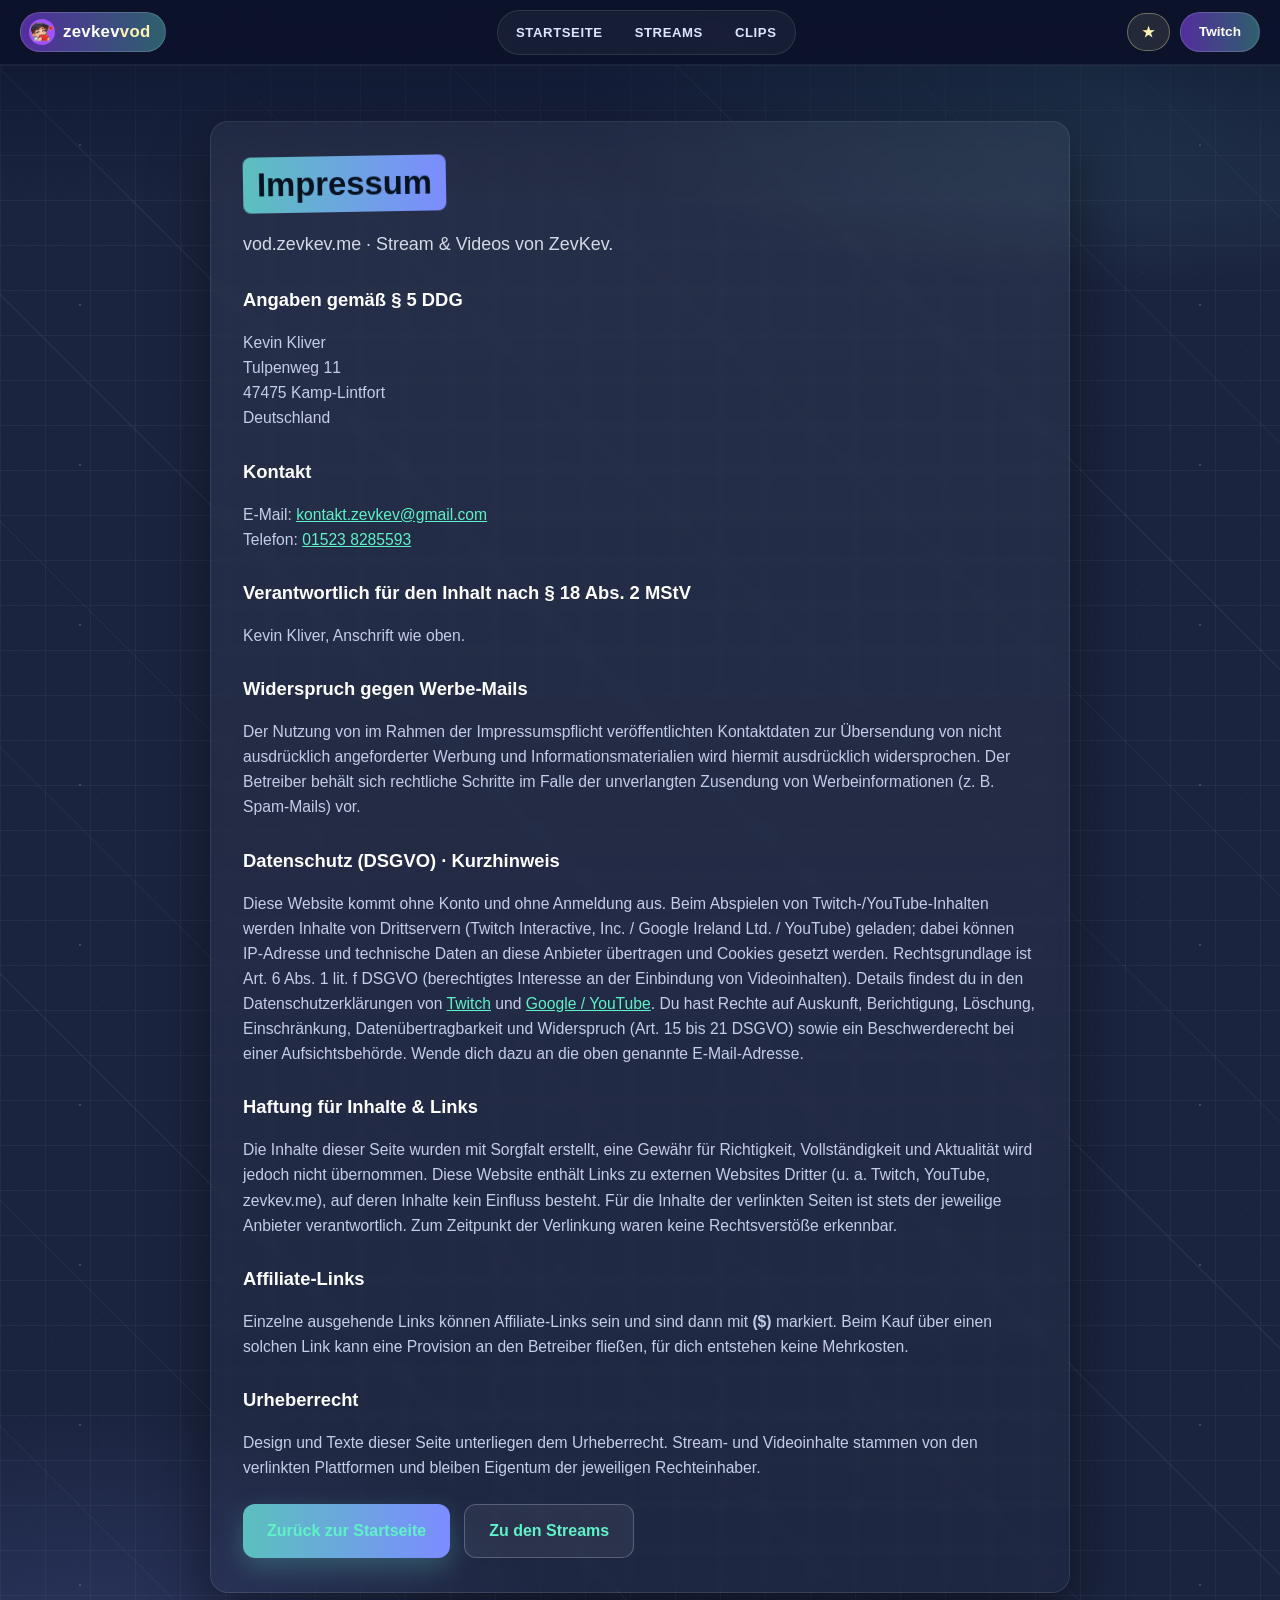
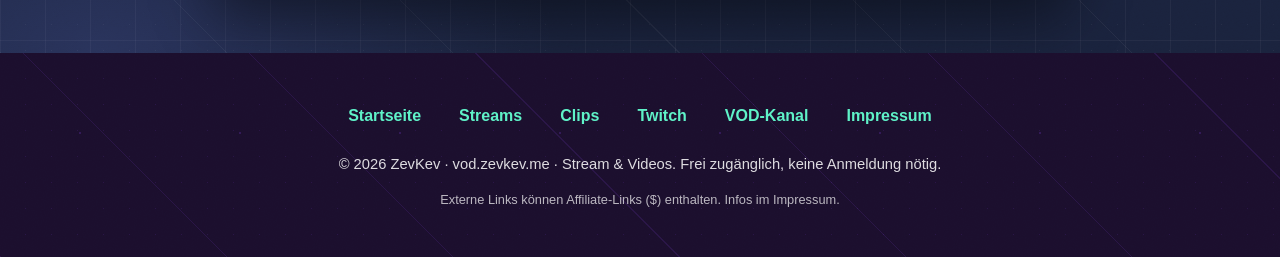
<file: impressum.html>
<!DOCTYPE html>
<html lang="de">
<head>
  <meta charset="UTF-8">
  <meta name="viewport" content="width=device-width, initial-scale=1.0">
  <title>Impressum | vod.zevkev.me</title>
  <meta name="description" content="Impressum von vod.zevkev.me: Angaben gemäß § 5 DDG, Kontakt, Widerspruch Werbe-Mails, Datenschutz (DSGVO), Haftung & Affiliate-Hinweis.">
  <link rel="canonical" href="https://vod.zevkev.me/impressum.html">
  <meta name="robots" content="index, follow">
  <meta name="theme-color" content="#0B132B">
  <meta property="og:locale" content="de_DE">
  <link rel="icon" type="image/png" href="favicon.png">
  <link rel="apple-touch-icon" href="assets/img/apple-touch-icon.png">
  <meta property="og:type" content="website">
  <meta property="og:site_name" content="ZEVKEV VOD">
  <meta property="og:title" content="Impressum | vod.zevkev.me">
  <meta property="og:description" content="Rechtliches: DDG-Angaben, Kontakt, DSGVO, Haftung, Affiliate-Links.">
  <meta property="og:url" content="https://vod.zevkev.me/impressum.html">
  <meta property="og:image" content="https://vod.zevkev.me/assets/img/og-cover.png">
  <meta property="og:image:width" content="1200">
  <meta property="og:image:height" content="630">
  <meta name="twitter:card" content="summary_large_image">
  <meta name="twitter:title" content="Impressum | vod.zevkev.me">
  <meta name="twitter:description" content="Rechtliches: DDG-Angaben, Kontakt, DSGVO, Haftung, Affiliate-Links.">
  <meta name="twitter:image" content="https://vod.zevkev.me/assets/img/og-cover.png">
  <link rel="stylesheet" href="assets/css/tokens.css">
  <link rel="stylesheet" href="assets/css/base.css">
  <link rel="stylesheet" href="assets/css/components/header.css">
  <link rel="stylesheet" href="assets/css/components/footer.css">
  <link rel="stylesheet" href="assets/css/pages/legal.css">
</head>
<body>
  <div data-include="components/header.html"></div>
  <main>
    <section class="zv-zone zv-zone--vod" aria-label="Impressum">
      <div class="zv-wrap">
        <div class="zv-legal zv-paper zv-reveal">
          <h2><span class="hl">Impressum</span></h2>
          <p class="sub">vod.zevkev.me · Stream &amp; Videos von ZevKev.</p>

          <h3>Angaben gemäß § 5 DDG</h3>
          <p>Kevin Kliver<br>Tulpenweg 11<br>47475 Kamp-Lintfort<br>Deutschland</p>

          <h3>Kontakt</h3>
          <p>E-Mail: <a href="mailto:kontakt.zevkev@gmail.com">kontakt.zevkev@gmail.com</a><br>Telefon: <a href="tel:+4915238285593">01523 8285593</a></p>

          <h3>Verantwortlich für den Inhalt nach § 18 Abs. 2 MStV</h3>
          <p>Kevin Kliver, Anschrift wie oben.</p>

          <h3>Widerspruch gegen Werbe-Mails</h3>
          <p>Der Nutzung von im Rahmen der Impressumspflicht veröffentlichten Kontaktdaten zur Übersendung von nicht ausdrücklich angeforderter Werbung und Informationsmaterialien wird hiermit ausdrücklich widersprochen. Der Betreiber behält sich rechtliche Schritte im Falle der unverlangten Zusendung von Werbeinformationen (z.&nbsp;B. Spam-Mails) vor.</p>

          <h3>Datenschutz (DSGVO) · Kurzhinweis</h3>
          <p>Diese Website kommt ohne Konto und ohne Anmeldung aus. Beim Abspielen von Twitch-/YouTube-Inhalten werden Inhalte von Drittservern (Twitch Interactive, Inc. / Google Ireland Ltd. / YouTube) geladen; dabei können IP-Adresse und technische Daten an diese Anbieter übertragen und Cookies gesetzt werden. Rechtsgrundlage ist Art. 6 Abs. 1 lit. f DSGVO (berechtigtes Interesse an der Einbindung von Videoinhalten). Details findest du in den Datenschutzerklärungen von <a href="https://www.twitch.tv/p/legal/privacy-notice/" target="_blank" rel="noopener">Twitch</a> und <a href="https://policies.google.com/privacy" target="_blank" rel="noopener">Google / YouTube</a>. Du hast Rechte auf Auskunft, Berichtigung, Löschung, Einschränkung, Datenübertragbarkeit und Widerspruch (Art. 15 bis 21 DSGVO) sowie ein Beschwerderecht bei einer Aufsichtsbehörde. Wende dich dazu an die oben genannte E-Mail-Adresse.</p>

          <h3>Haftung für Inhalte &amp; Links</h3>
          <p>Die Inhalte dieser Seite wurden mit Sorgfalt erstellt, eine Gewähr für Richtigkeit, Vollständigkeit und Aktualität wird jedoch nicht übernommen. Diese Website enthält Links zu externen Websites Dritter (u.&nbsp;a. Twitch, YouTube, zevkev.me), auf deren Inhalte kein Einfluss besteht. Für die Inhalte der verlinkten Seiten ist stets der jeweilige Anbieter verantwortlich. Zum Zeitpunkt der Verlinkung waren keine Rechtsverstöße erkennbar.</p>

          <h3>Affiliate-Links</h3>
          <p>Einzelne ausgehende Links können Affiliate-Links sein und sind dann mit <strong>($)</strong> markiert. Beim Kauf über einen solchen Link kann eine Provision an den Betreiber fließen, für dich entstehen keine Mehrkosten.</p>

          <h3>Urheberrecht</h3>
          <p>Design und Texte dieser Seite unterliegen dem Urheberrecht. Stream- und Videoinhalte stammen von den verlinkten Plattformen und bleiben Eigentum der jeweiligen Rechteinhaber.</p>

          <div class="zv-row">
            <a class="zv-btn zv-btn-main" href="index.html">Zurück zur Startseite</a>
            <a class="zv-btn zv-btn-ghost" href="index.html#streams">Zu den Streams</a>
          </div>
        </div>
      </div>
    </section>
  </main>
  <div data-include="components/footer.html"></div>
  <script src="assets/js/config.js"></script>
  <script src="assets/js/include.js"></script>
  <script src="assets/js/reveal.js"></script>
</body>
</html>
</file>
<file: assets/css/tokens.css>
/* ============================================================
   vod.zevkev.me — Design Tokens
   Modul: assets/css/tokens.css
   Palette: Dark Blue Theme (#0B132B / #1C2541 / #3A506B)
   Texturen inspiriert von ZevWall (Grid + Dots + Noise)
   ============================================================ */
:root {
  /* Basis-Palette (Vorgabe) */
  --zv-deep: #0b132b;
  --zv-navy: #1c2541;
  --zv-steel: #3a506b;
  --zv-steel-soft: #5c7a9e;

  /* ZevWall-Zonen (angeglichen) */
  --zv-zone-live: #0b132b;
  --zv-zone-vod: #1c2541;
  --zv-zone-extra: #171a33;
  --zv-zone-twitch: #1d1030;

  /* Akzente */
  --zv-accent: #5bc0be;
  --zv-mint: #5ff2c8;
  --zv-purple: #9146ff;
  --zv-purple-d: #4c1d95;
  --zv-highlight: #fdf2b3;
  --zv-live: #eb0400;

  /* Paper-Cards (ZevWall) */
  --zv-paper: #fcfbf5;
  --zv-ink: #1a1a1a;
  --zv-link: #0f4c81;

  /* Layout */
  --zv-max: 1100px;
  --zv-radius: 3px;
  --zv-shadow: 4px 8px 20px rgba(0, 0, 0, 0.35);
  --zv-font: 'Futura', 'Trebuchet MS', Arial, sans-serif;

  /* Zonen-Muster (ZevWall-Prinzip) */
  --zv-grid-white: repeating-linear-gradient(45deg, rgba(255, 255, 255, 0.05) 0, rgba(255, 255, 255, 0.05) 1px, transparent 1px, transparent 160px), repeating-linear-gradient(-45deg, rgba(255, 255, 255, 0.05) 0, rgba(255, 255, 255, 0.05) 1px, transparent 1px, transparent 160px);
  --zv-dots-white: radial-gradient(rgba(255, 255, 255, 0.17) 1.4px, transparent 1.5px);
  --zv-noise: url("data:image/svg+xml,%3Csvg xmlns='http://www.w3.org/2000/svg' width='160' height='160'%3E%3Cfilter id='n'%3E%3CfeTurbulence type='fractalNoise' baseFrequency='0.9' numOctaves='2' stitchTiles='stitch'/%3E%3CfeColorMatrix type='matrix' values='0 0 0 0 0 0 0 0 0 0 0 0 0 0 0 0 0 0 0.07 0'/%3E%3C/filter%3E%3Crect width='160' height='160' filter='url(%23n)'/%3E%3C/svg%3E");
  --zv-grid-purple: repeating-linear-gradient(45deg, rgba(145, 70, 255, 0.12) 0, rgba(145, 70, 255, 0.12) 1px, transparent 1px, transparent 160px), repeating-linear-gradient(-45deg, rgba(145, 70, 255, 0.12) 0, rgba(145, 70, 255, 0.12) 1px, transparent 1px, transparent 160px);
  --zv-dots-purple: radial-gradient(rgba(145, 70, 255, 0.2) 1.4px, transparent 1.5px);
}
</file>
<file: assets/css/base.css>
/* ============================================================
   vod.zevkev.me — Base (Modern Dark, Gronkh-inspiriert)
   Modul: assets/css/base.css
   ============================================================ */
* { box-sizing: border-box; }

html {
  background: var(--zv-deep) !important;
  scroll-behavior: smooth;
}

body {
  margin: 0;
  font-family: var(--zv-font);
  color: #eef2ff;
  background-color: var(--zv-deep);
  background-image:
    linear-gradient(rgba(255, 255, 255, 0.045) 1px, transparent 1px),
    linear-gradient(90deg, rgba(255, 255, 255, 0.045) 1px, transparent 1px),
    var(--zv-grid-white), var(--zv-dots-white), var(--zv-noise);
  background-size: 45px 45px, 45px 45px, auto, 26px 26px, 160px 160px;
  background-attachment: fixed;
  min-height: 100vh;
  line-height: 1.6;
  -webkit-font-smoothing: antialiased;
}

img { max-width: 100%; }
a { color: var(--zv-mint); }

main { display: block; }

/* Zonen — ruhiger Verlauf, moderner Dark-Look mit Ambient-Glows */
.zv-zone { width: 100%; padding: 56px 20px 60px; margin: 0; display: block; position: relative; overflow: hidden; }
.zv-zone::before {
  content: ""; position: absolute; inset: 0; pointer-events: none;
}
.zv-zone--live {
  background-color: var(--zv-zone-live);
  background-image:
    linear-gradient(rgba(255, 255, 255, 0.045) 1px, transparent 1px),
    linear-gradient(90deg, rgba(255, 255, 255, 0.045) 1px, transparent 1px),
    var(--zv-grid-white), var(--zv-dots-white), var(--zv-noise);
  background-size: 45px 45px, 45px 45px, auto, 26px 26px, 160px 160px;
}
.zv-zone--live::before {
  background:
    radial-gradient(900px 420px at 12% -60px, rgba(145, 70, 255, 0.32), transparent 65%),
    radial-gradient(760px 380px at 88% 10%, rgba(91, 192, 190, 0.24), transparent 65%);
}
.zv-zone--vod {
  background-color: var(--zv-zone-vod);
  background-image:
    linear-gradient(rgba(255, 255, 255, 0.045) 1px, transparent 1px),
    linear-gradient(90deg, rgba(255, 255, 255, 0.045) 1px, transparent 1px),
    var(--zv-grid-white), var(--zv-dots-white), var(--zv-noise);
  background-size: 45px 45px, 45px 45px, auto, 26px 26px, 160px 160px;
  border-top: 0;
  box-shadow: inset 0 1px 0 rgba(255, 255, 255, 0.06);
}
.zv-zone--vod::before {
  background:
    linear-gradient(180deg, rgba(11, 19, 43, 0.55), transparent 140px),
    radial-gradient(800px 340px at 85% 0%, rgba(91, 192, 190, 0.18), transparent 65%),
    radial-gradient(700px 380px at 8% 100%, rgba(124, 140, 255, 0.16), transparent 65%);
}
.zv-zone--extra {
  background-color: var(--zv-zone-extra);
  background-image:
    linear-gradient(rgba(255, 255, 255, 0.045) 1px, transparent 1px),
    linear-gradient(90deg, rgba(255, 255, 255, 0.045) 1px, transparent 1px),
    var(--zv-grid-white), var(--zv-dots-white), var(--zv-noise);
  background-size: 45px 45px, 45px 45px, auto, 26px 26px, 160px 160px;
  border-top: 0;
  box-shadow: inset 0 1px 0 rgba(255, 255, 255, 0.06);
}
.zv-zone--extra::before {
  background:
    linear-gradient(180deg, rgba(28, 37, 65, 0.55), transparent 140px),
    radial-gradient(760px 340px at 50% 0%, rgba(145, 70, 255, 0.16), transparent 65%);
}
.zv-zone--twitch {
  background-color: var(--zv-zone-twitch);
  background-image:
    linear-gradient(rgba(145, 70, 255, 0.05) 1px, transparent 1px),
    linear-gradient(90deg, rgba(145, 70, 255, 0.05) 1px, transparent 1px),
    var(--zv-grid-purple), var(--zv-dots-purple), var(--zv-noise);
  background-size: 45px 45px, 45px 45px, auto, 26px 26px, 160px 160px;
  border-top: 0;
  box-shadow: inset 0 1px 0 rgba(255, 255, 255, 0.06);
}
.zv-zone--twitch::before {
  background:
    linear-gradient(180deg, rgba(23, 26, 51, 0.55), transparent 140px),
    radial-gradient(820px 360px at 50% -40px, rgba(145, 70, 255, 0.3), transparent 65%);
}
.zv-wrap { position: relative; z-index: 1; width: 100%; max-width: var(--zv-max); margin: 0 auto; display: flex; flex-direction: column; align-items: center; }

/* Moderne Dark-Card (ersetzt Paper-Look) */
.zv-paper {
  position: relative;
  background: linear-gradient(180deg, rgba(255, 255, 255, 0.05), rgba(255, 255, 255, 0.015)) !important;
  border: 1px solid rgba(255, 255, 255, 0.09);
  border-radius: 18px;
  box-shadow: 0 24px 60px rgba(0, 0, 0, 0.45);
  backdrop-filter: blur(6px);
  color: #eef2ff;
}
.zv-paper::before { content: none !important; }
.zv-paper h1, .zv-paper h2, .zv-paper p { color: #eef2ff !important; text-align: left; }
.zv-paper h1 { font-size: clamp(1.9rem, 5.5vw, 2.7rem); margin: 0; letter-spacing: 0.5px; }
.zv-paper h2 { font-size: clamp(1.55rem, 4.5vw, 2.05rem); margin: 0; }
.zv-paper h1 .hl, .zv-paper h2 .hl {
  background: linear-gradient(90deg, var(--zv-accent), #7c8cff);
  color: #06121f !important; padding: 2px 14px; display: inline-block;
  transform: rotate(-1deg); border-radius: 8px;
}
.zv-zone--twitch .zv-paper h2 .hl { background: var(--zv-purple); color: #fff !important; }
.zv-paper .sub { font-size: clamp(1rem, 2.6vw, 1.12rem); line-height: 1.6; opacity: 0.88; }
.zv-paper .sub a { color: var(--zv-mint) !important; font-weight: bold; }

/* Buttons — modern, rounded */
.zv-btn {
  display: inline-flex; align-items: center; justify-content: center; gap: 10px;
  padding: 13px 24px; font-weight: bold; font-size: 1rem; text-decoration: none;
  min-height: 50px; box-sizing: border-box; font-family: inherit; cursor: pointer;
  border-radius: 12px;
  transition: transform 0.2s ease, box-shadow 0.2s ease, background 0.2s ease;
  border: 1px solid transparent;
}
.zv-btn:hover { transform: translateY(-2px); }
.zv-btn:active { transform: translateY(0); }
.zv-btn:focus-visible { outline: 3px solid var(--zv-mint); outline-offset: 2px; }
.zv-btn svg { width: 22px; height: 22px; flex-shrink: 0; }
.zv-btn-main { background: linear-gradient(90deg, var(--zv-accent), #7c8cff); color: #06121f !important; box-shadow: 0 10px 26px rgba(91, 192, 190, 0.3); border: none; }
.zv-btn-twitch { background: var(--zv-purple); color: #fff !important; box-shadow: 0 10px 26px rgba(145, 70, 255, 0.4); border: none; }
.zv-btn-ghost { background: rgba(255, 255, 255, 0.06); color: #fff !important; border: 1px solid rgba(255, 255, 255, 0.22); }
.zv-btn-ghost:hover { background: rgba(255, 255, 255, 0.12); }
.zv-btn-sm { padding: 9px 16px; min-height: 42px; font-size: 0.9rem; border-radius: 10px; }
.zv-row { display: flex; flex-wrap: wrap; gap: 14px; margin-top: 24px; }

/* Reveal on Scroll */
.zv-js .zv-reveal { opacity: 0; transform: translateY(26px); transition: opacity 0.6s ease, transform 0.6s ease; }
.zv-js .zv-reveal.zv-on { opacity: 1; transform: translateY(0); }

/* Panel + Section-Heads (geteilt: Start + Hub) */
.zv-panel {
  width: 100%; max-width: 1240px;
  background: rgba(20, 24, 48, 0.72);
  border: 1px solid rgba(255, 255, 255, 0.07);
  border-radius: 22px;
  padding: 26px 26px 24px;
  box-shadow: 0 24px 60px rgba(0, 0, 0, 0.4);
}
.zv-panel .zv-grid { max-width: none; }
.zv-panel .zv-toolbar { justify-content: flex-start; margin-top: 16px; }
.zv-section-head { width: 100%; text-align: left; margin: 0; }
.zv-section-title {
  color: #fff !important; font-size: clamp(1.4rem, 4vw, 1.8rem); font-weight: 800;
  margin: 0; padding-bottom: 10px; position: relative;
}
.zv-section-title::after {
  content: ""; position: absolute; left: 0; bottom: 0; height: 4px; width: min(46%, 340px);
  border-radius: 2px; background: linear-gradient(90deg, #fdf2b3, rgba(253, 242, 179, 0));
}
.zv-section-sub { color: #c6cde6 !important; margin: 10px 0 0; max-width: 760px; font-size: 0.95rem; }
.zv-section-sub a { color: var(--zv-mint) !important; font-weight: 700; }

/* Hinweis-Pille */
.zv-hint {
  display: inline-block; color: #fff !important; background: rgba(0, 0, 0, 0.32);
  border: 1px solid rgba(255, 255, 255, 0.16); border-radius: 999px;
  padding: 8px 18px; font-size: 0.92rem; margin: 20px 0 0; text-align: center;
}
.zv-hint a { color: var(--zv-mint) !important; font-weight: bold; }

/* Dunkles Scrapbook (Shop-Stil): Tape + Rough-Kanten */
.zv-tape {
  position: absolute; width: 112px; height: 32px; z-index: 3;
  background: linear-gradient(180deg, rgba(253, 242, 179, 0.85), rgba(230, 220, 170, 0.55));
  top: 14px; left: 34px; transform: rotate(-8deg);
  box-shadow: 1px 2px 4px rgba(0, 0, 0, 0.3);
  border-left: 1px dashed rgba(0, 0, 0, 0.2);
  border-right: 1px dashed rgba(0, 0, 0, 0.2);
}
.zv-rip { filter: url(#zv-rough-edge); }

.sr-only { position: absolute; width: 1px; height: 1px; padding: 0; margin: -1px; overflow: hidden; clip: rect(0, 0, 0, 0); white-space: nowrap; border: 0; }

@media (max-width: 640px) {
  .zv-zone { padding: 36px 14px 46px; }
  .zv-row { justify-content: stretch; }
  .zv-btn { width: 100%; }
}

@media (prefers-reduced-motion: reduce) {
  html { scroll-behavior: auto; }
  .zv-js .zv-reveal { transition: none; opacity: 1; transform: none; }
}
</file>
<file: assets/css/components/header.css>
/* Modul: assets/css/components/header.css — Pill-Nav im Gronkh-Stil */
.zv-header {
  position: sticky; top: 0; z-index: 50;
  background: rgba(11, 19, 43, 0.82);
  backdrop-filter: blur(12px);
  -webkit-backdrop-filter: blur(12px);
  border-bottom: 1px solid rgba(255, 255, 255, 0.07);
}
.zv-header__inner {
  max-width: 1280px; margin: 0 auto; padding: 8px 20px;
  display: flex; align-items: center; gap: 10px;
  min-height: 64px; box-sizing: border-box;
}
/* Logo-Pille links */
.zv-logo {
  display: inline-flex; align-items: center; gap: 8px; text-decoration: none; flex-shrink: 0;
  color: #fff !important; font-weight: 800; font-size: 1.05rem; letter-spacing: 0.3px;
  background: linear-gradient(90deg, rgba(145, 70, 255, 0.55), rgba(91, 192, 190, 0.45));
  border: 1px solid rgba(255, 255, 255, 0.16);
  padding: 6px 14px 6px 8px; border-radius: 999px;
  min-height: 40px; box-sizing: border-box;
}
.zv-logo img { width: 26px; height: 26px; border-radius: 50%; background: #fff; }
.zv-logo strong { color: #fdf2b3; }
/* Pill-Nav Mitte */
.zv-pills {
  margin: 0 auto; display: flex; gap: 4px; flex-wrap: wrap; justify-content: center;
  background: rgba(255, 255, 255, 0.05);
  border: 1px solid rgba(255, 255, 255, 0.1);
  border-radius: 999px; padding: 4px;
  min-width: 0; max-width: 100%;
}
.zv-pills a {
  color: #dfe6ff !important; text-decoration: none; font-size: 0.82rem; font-weight: 800;
  text-transform: uppercase; letter-spacing: 0.6px; white-space: nowrap;
  padding: 7px 14px; border-radius: 999px; min-height: 34px; box-sizing: border-box;
  display: inline-flex; align-items: center;
  transition: background 0.2s ease, transform 0.2s cubic-bezier(0.175, 0.885, 0.32, 1.275);
}
.zv-pills a:hover { background: rgba(255, 255, 255, 0.1); }
.zv-pills a[aria-current="page"] { background: #fdf2b3; color: #1a1a1a !important; }
/* Watchlist-Button */
.zv-watchbtn {
  display: inline-flex; align-items: center; gap: 6px; cursor: pointer; flex-shrink: 0;
  font-family: inherit; font-weight: 800; font-size: 0.9rem; color: #fdf2b3 !important;
  background: rgba(253, 242, 179, 0.1); border: 1px solid rgba(253, 242, 179, 0.35);
  padding: 7px 14px; border-radius: 999px; min-height: 38px; box-sizing: border-box;
  transition: background 0.2s ease, transform 0.2s cubic-bezier(0.175, 0.885, 0.32, 1.275);
}
.zv-watchbtn:hover { background: rgba(253, 242, 179, 0.2); transform: translateY(-1px); }
.zv-watchbtn span { font-size: 0.75rem; background: #fdf2b3; color: #1a1a1a; border-radius: 999px; padding: 1px 9px; font-weight: 800; }
/* Action-Button rechts */
.zv-login {
  display: inline-flex; align-items: center; text-decoration: none; flex-shrink: 0;
  font-weight: 800; font-size: 0.85rem; color: #fff !important;
  background: linear-gradient(90deg, rgba(145, 70, 255, 0.55), rgba(91, 192, 190, 0.45));
  border: 1px solid rgba(255, 255, 255, 0.16);
  padding: 8px 18px; border-radius: 999px; min-height: 38px; box-sizing: border-box;
  transition: transform 0.2s cubic-bezier(0.175, 0.885, 0.32, 1.275);
}
.zv-login:hover { transform: translateY(-1px); }
/* Mobile: Pills scrollbar einzeilig */
@media (max-width: 860px) {
  .zv-header__inner { padding: 8px 12px; gap: 8px; }
  .zv-pills {
    flex: 1; min-width: 0;
    flex-wrap: nowrap; justify-content: flex-start;
    overflow-x: auto; scrollbar-width: none;
  }
  .zv-pills::-webkit-scrollbar { display: none; }
  .zv-pills a { flex: 0 0 auto; }
  .zv-login { padding: 8px 14px; }
}
</file>
<file: assets/css/components/footer.css>
/* Modul: assets/css/components/footer.css */
.zv-footer {
  background-color: #1d1030 !important;
  background-image: var(--zv-grid-purple), var(--zv-dots-purple), var(--zv-noise) !important;
  background-size: auto, 26px 26px, 160px 160px !important;
  padding: 40px 20px 46px; color: #fff;
}
.zv-footer__inner { max-width: var(--zv-max); margin: 0 auto; display: flex; flex-direction: column; gap: 14px; align-items: center; text-align: center; }
.zv-footer nav { display: flex; gap: 10px; flex-wrap: wrap; justify-content: center; }
.zv-footer nav a { color: var(--zv-mint) !important; font-weight: bold; text-decoration: none; padding: 10px 14px; min-height: 44px; display: inline-flex; align-items: center; }
.zv-footer nav a:hover { text-decoration: underline; }
.zv-footer p { margin: 0; opacity: 0.85; font-size: 0.92rem; }
.zv-footer .aff { font-size: 0.8rem; opacity: 0.7; }
</file>
<file: assets/css/pages/legal.css>
/* Modul: assets/css/pages/legal.css — Dark Legal-Card + 404 */
.zv-legal { width: 100%; max-width: 860px; padding: 34px 32px; }
.zv-legal h3 { color: #fff !important; margin: 26px 0 6px; font-size: 1.15rem; }
.zv-legal p, .zv-legal li { color: #c6cde6 !important; font-size: .98rem; }
.zv-legal p:first-of-type { color: #eef2ff !important; }
.zv-legal a { color: var(--zv-mint) !important; }
.zv-error-code {
  font-size: clamp(4rem, 18vw, 8rem); font-weight: 800; line-height: 1;
  background: linear-gradient(90deg, var(--zv-accent), #7c8cff);
  -webkit-background-clip: text; background-clip: text; color: transparent !important;
  margin: 0;
}
@media (max-width: 640px) { .zv-legal { padding: 24px 18px; } }
</file>
